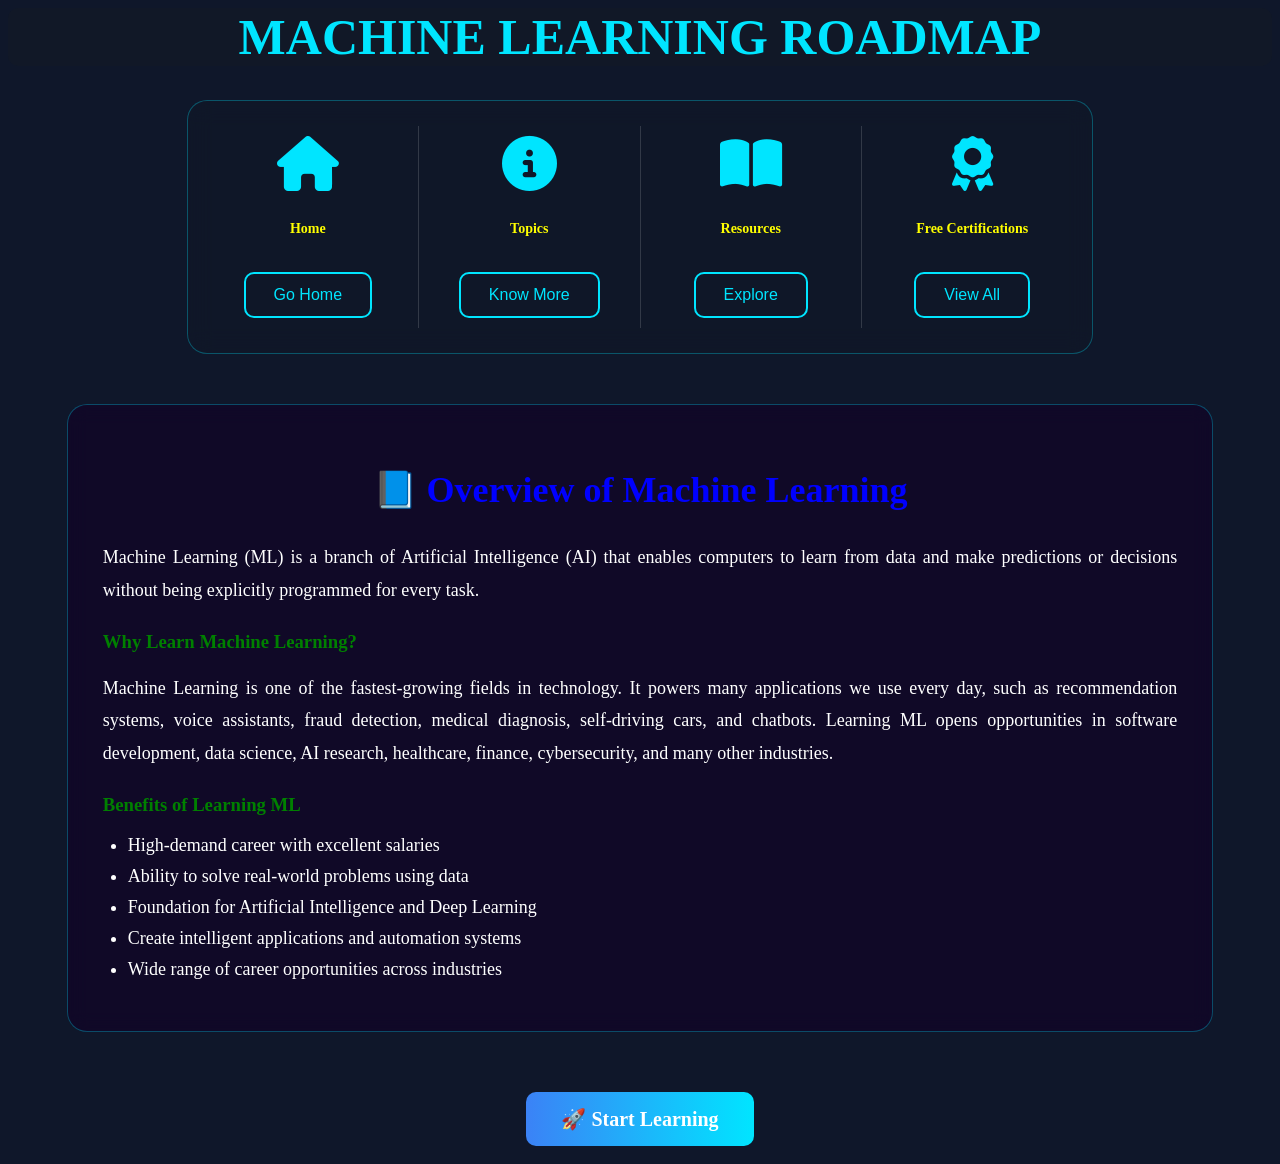
<file: index.html>
<html>
<head>
<title>ML ENGINEER</title>
<link rel="stylesheet" href="01-color1.css"> 
<link rel="stylesheet" href="https://cdnjs.cloudflare.com/ajax/libs/font-awesome/6.6.0/css/all.min.css">
</head>
<body>
<div class="container">
<h1><b>MACHINE LEARNING ROADMAP</b></h1>
</div>
<div class="nav-box">
    <div class="menu">
        <i class="fa-solid fa-house"></i>
        <h3>Home</h3>
		<a href="index.html" target="_blank">
        <button>Go Home</button>
		</a>
    </div>
    <div class="menu">
        <i class="fa-solid fa-circle-info"></i>
        <h3>Topics</h3>
		<a href="03-topics.html" target="_blank">
        <button>Know More</button></a>
    </div>
    <div class="menu">
        <i class="fa-solid fa-book-open"></i>
        <h3>Resources</h3>
		<a href="04-resources.html" target="_blank">
        <button>Explore</button>
		</a>
    </div>
    <div class="menu">
        <i class="fa-solid fa-award"></i>
        <h3>Free Certifications</h3>
		<a href="05-certifications.html" target="_blank">
        <button>View All</button></a>
    </div>
</div>
<div class="overview">
    <h2>📘 Overview of Machine Learning</h2>
    <p>
        Machine Learning (ML) is a branch of Artificial Intelligence (AI) that enables
        computers to learn from data and make predictions or decisions without being
        explicitly programmed for every task.
    </p>
    <h3>Why Learn Machine Learning?</h3>
    <p>
        Machine Learning is one of the fastest-growing fields in technology. It powers
        many applications we use every day, such as recommendation systems, voice
        assistants, fraud detection, medical diagnosis, self-driving cars, and chatbots.
        Learning ML opens opportunities in software development, data science, AI
        research, healthcare, finance, cybersecurity, and many other industries.
    </p>
    <h3>Benefits of Learning ML</h3>
    <ul>
        <li>High-demand career with excellent salaries</li>
        <li>Ability to solve real-world problems using data</li>
        <li>Foundation for Artificial Intelligence and Deep Learning</li>
        <li>Create intelligent applications and automation systems</li>
        <li>Wide range of career opportunities across industries</li>
    </ul>
</div>
<div class="buttons">
    <a href="03-topics.html" class="btn" target="_blank">🚀 Start Learning</a>
</div>
</body>
</html>
</file>
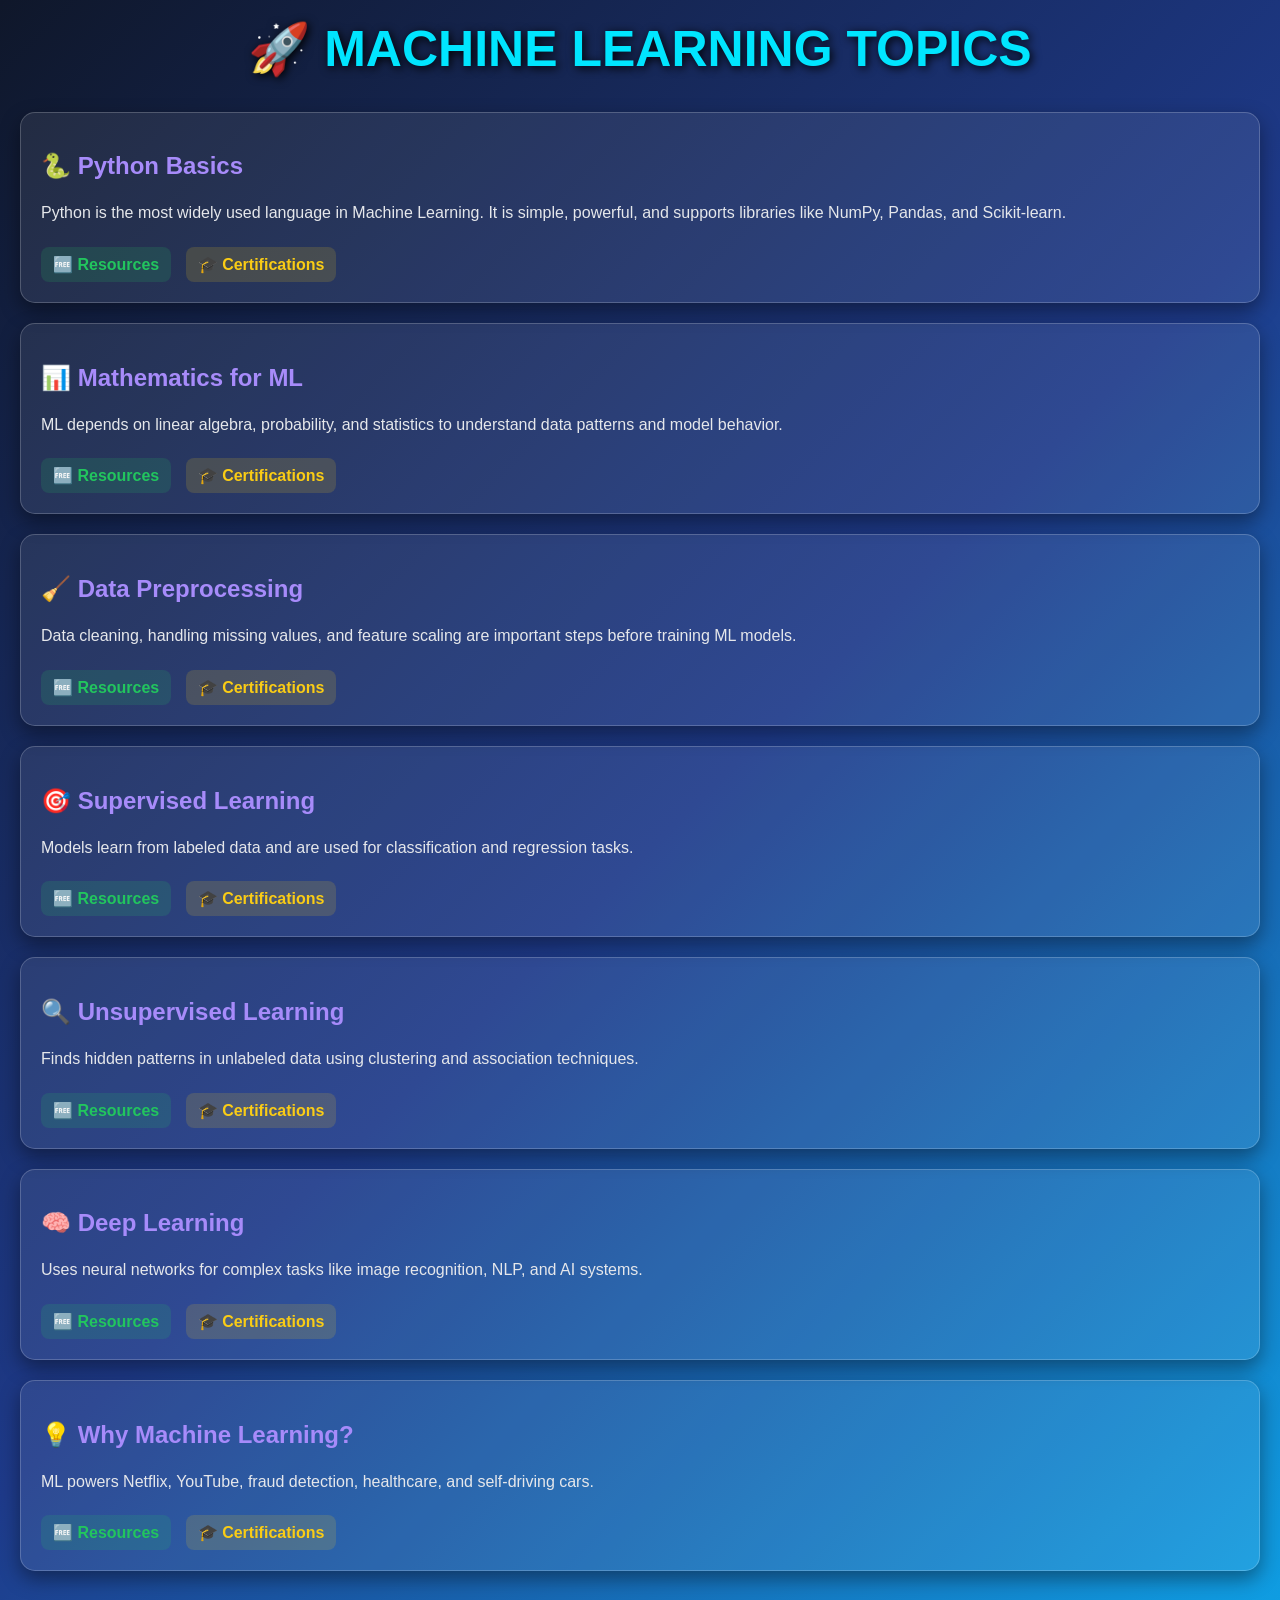
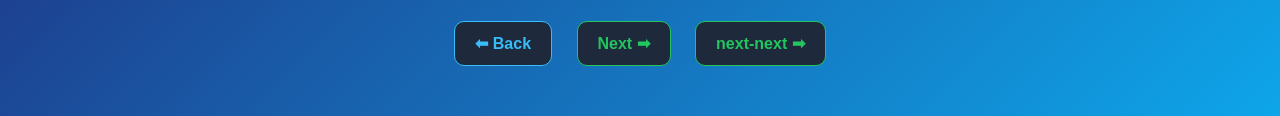
<file: 03-topics.html>
<!DOCTYPE html>
<html lang="en">
<head>
<meta charset="UTF-8">
<title>ML Topics</title>
<style>
body {
    margin: 0;
    font-family: 'Segoe UI', sans-serif;
    background: linear-gradient(135deg, #0f172a, #1e3a8a, #0ea5e9);
    color: white;
}
h1 {
    text-align: center;
    font-size: 50px;
    color: #00e5ff;
    margin-top: 20px;
    text-shadow: 2px 2px 10px black;
}

.topic {
    margin: 20px;
    padding: 20px;
    background: rgba(255,255,255,0.08);
    border-radius: 15px;
    border: 1px solid rgba(255,255,255,0.2);
    box-shadow: 0 8px 20px rgba(0,0,0,0.4);
    transition: 0.3s;
}
.topic:hover {
    transform: translateY(-5px);
    border: 1px solid #38bdf8;
}
.topic h2 {
    color: #a78bfa;
}
a {
    display: inline-block;
    margin: 5px 10px 0 0;
    padding: 8px 12px;
    border-radius: 8px;
    text-decoration: none;
    font-weight: bold;
    transition: 0.3s;
}
.resource {
    background: rgba(34,197,94,0.15);
    color: #22c55e;
}
.resource:hover {
    background: rgba(34,197,94,0.35);
}
.cert {
    background: rgba(250,204,21,0.15);
    color: #facc15;
}
.cert:hover {
    background: rgba(250,204,21,0.35);
}
p {
    color: #e5e7eb;
    line-height: 1.6;
}
</style>
</head>
<body>
<h1>🚀 MACHINE LEARNING TOPICS</h1>
<div class="topic">
    <h2>🐍 Python Basics</h2>
    <p>
        Python is the most widely used language in Machine Learning. It is simple, powerful, and supports libraries like NumPy, Pandas, and Scikit-learn.
    </p>
    <a class="resource" href="04-resources.html#python" target="_blank">🆓 Resources</a>
    <a class="cert" href="05-certifications.html" target="_blank">🎓 Certifications</a>
</div>
<div class="topic">
    <h2>📊 Mathematics for ML</h2>
    <p>
        ML depends on linear algebra, probability, and statistics to understand data patterns and model behavior.
    </p>
    <a class="resource" href="04-resources.html#math" target="_blank">🆓 Resources</a>
    <a class="cert" href="05-certifications.html" target="_blank">🎓 Certifications</a>
</div>
<div class="topic">
    <h2>🧹 Data Preprocessing</h2>
    <p>
        Data cleaning, handling missing values, and feature scaling are important steps before training ML models.
    </p>
    <a class="resource" href="04-resources.html#preprocessing" target="_blank">🆓 Resources</a>
    <a class="cert" href="05-certifications.html" target="_blank">🎓 Certifications</a>
</div>
<div class="topic">
    <h2>🎯 Supervised Learning</h2>
    <p>
        Models learn from labeled data and are used for classification and regression tasks.
    </p>
    <a class="resource" href="04-resources.html#data" target="_blank">🆓 Resources</a>
    <a class="cert" href="05-certifications.html" target="_blank">🎓 Certifications</a>
</div>
<div class="topic">
    <h2>🔍 Unsupervised Learning</h2>
    <p>
        Finds hidden patterns in unlabeled data using clustering and association techniques.
    </p>
    <a class="resource" href="04-resources.html#data" target="_blank">🆓 Resources</a>
    <a class="cert" href="05-certifications.html" target="_blank">🎓 Certifications</a>
</div>
<div class="topic">
    <h2>🧠 Deep Learning</h2>
    <p>
        Uses neural networks for complex tasks like image recognition, NLP, and AI systems.
    </p>
    <a class="resource" href="04-resources.html#dl" target="_blank">🆓 Resources</a>
    <a class="cert" href="05-certifications.html#dl" target="_blank">🎓 Certifications</a>
</div>
<div class="topic">
    <h2>💡 Why Machine Learning?</h2>
    <p>
        ML powers Netflix, YouTube, fraud detection, healthcare, and self-driving cars.
    </p>
    <a class="resource" href="04-resources.html#ML" target="_blank">🆓 Resources</a>
    <a class="cert" href="05-certifications.html" target="_blank">🎓 Certifications</a>
</div>
<div style="text-align:center; margin: 40px 0;">
    <a href="index.html"
       style="
       background:#1e293b;
       color:#38bdf8;
       padding:12px 20px;
       margin:10px;
       border-radius:10px;
       text-decoration:none;
       display:inline-block;
       font-weight:bold;
       transition:0.3s;
       border:1px solid #38bdf8;" target="_blank">
       ⬅ Back
    </a>
    <a href="04-resources.html"
       style="
       background:#1e293b;
       color:#22c55e;
       padding:12px 20px;
       margin:10px;
       border-radius:10px;
       text-decoration:none;
       display:inline-block;
       font-weight:bold;
       transition:0.3s;
       border:1px solid #22c55e;" target="_blank">
       Next ➡
    </a>
<a href="05-certifications.html"
       style="
       background:#1e293b;
       color:#22c55e;
       padding:12px 20px;
       margin:10px;
       border-radius:10px;
       text-decoration:none;
       display:inline-block;
       font-weight:bold;
       transition:0.3s;
       border:1px solid #22c55e;" target="_blank">
       next-next ➡
    </a>
</div>
</body>
</html>
</file>
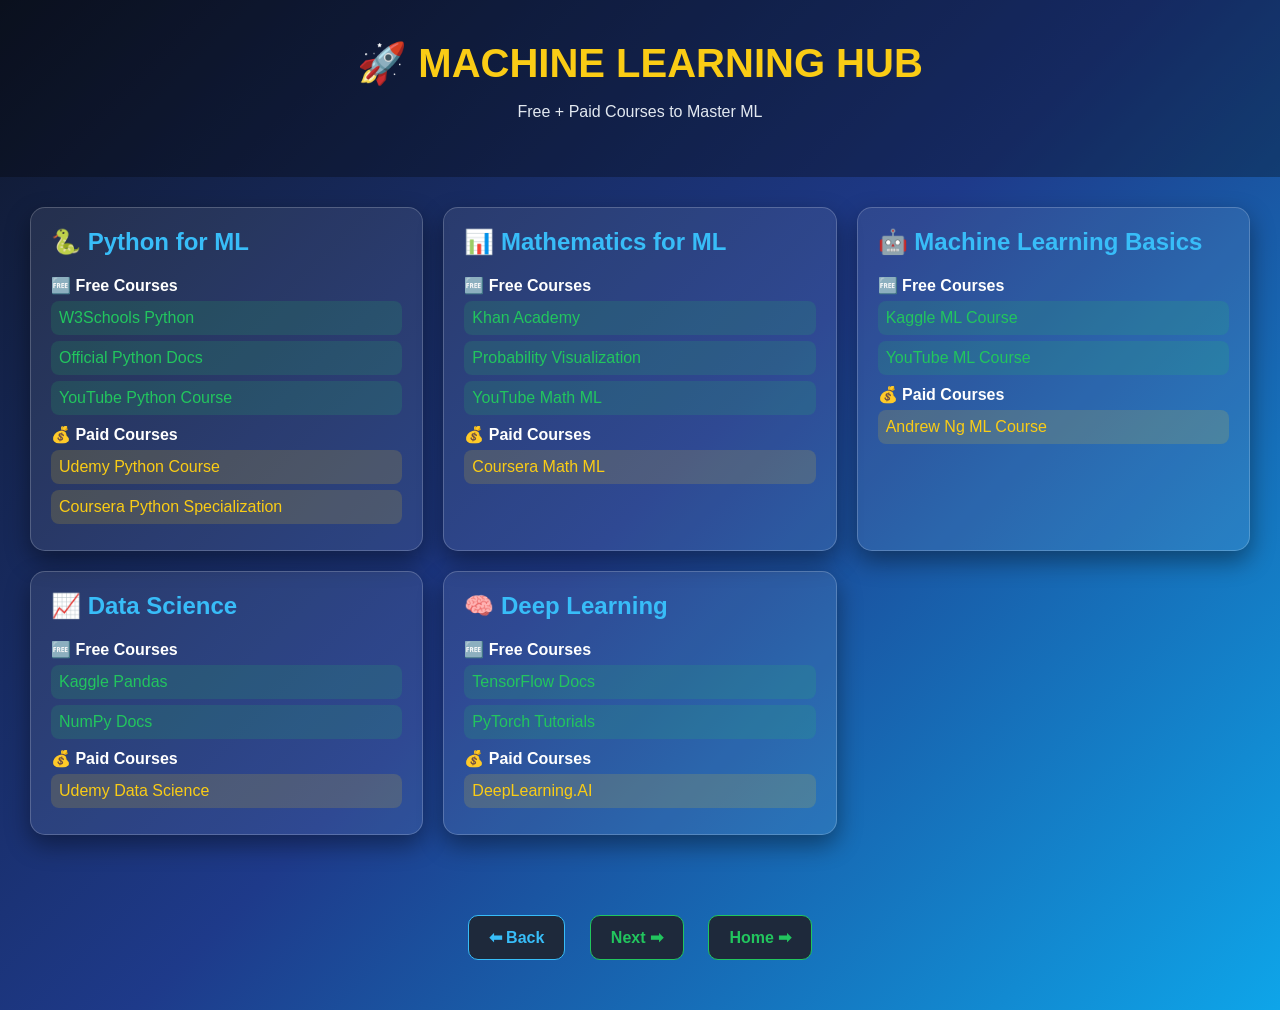
<file: 04-resources.html>
<!DOCTYPE html>
<html lang="en">
<head>
<meta charset="UTF-8">
<title>ML Learning Hub</title>
<style>
    body {
        margin: 0;
        font-family: 'Segoe UI', sans-serif;
        background: linear-gradient(135deg, #0f172a, #1e3a8a, #0ea5e9);
        color: white;
    }
    header {
        text-align: center;
        padding: 40px 20px;
        background: rgba(0,0,0,0.3);
    }
    header h1 {
        font-size: 40px;
        margin: 0;
        color: #facc15;
    }
    header p {
        color: #e2e8f0;
    }
    .container {
        display: grid;
        grid-template-columns: repeat(auto-fit, minmax(300px, 1fr));
        gap: 20px;
        padding: 30px;
    }
    .card {
        background: rgba(255,255,255,0.08);
        border-radius: 15px;
        padding: 20px;
        border: 1px solid rgba(255,255,255,0.2);
        box-shadow: 0 10px 25px rgba(0,0,0,0.4);
        transition: 0.3s;
    }
    .card:hover {
        transform: translateY(-8px);
        border: 1px solid #38bdf8;
    }
    .card h2 {
        margin-top: 0;
        color: #38bdf8;
    }
    .section-title {
        margin-top: 10px;
        font-weight: bold;
    }
    a {
        text-decoration: none;
        display: block;
        margin: 6px 0;
        padding: 8px;
        border-radius: 8px;
        transition: 0.3s;
    }
    .free a {
        background: rgba(34,197,94,0.15);
        color: #22c55e;
    }
    .free a:hover {
        background: rgba(34,197,94,0.35);
    }
    .paid a {
        background: rgba(250,204,21,0.15);
        color: #facc15;
    }
    .paid a:hover {
        background: rgba(250,204,21,0.35);
    }
</style>
</head>
<body>
<header>
    <h1>🚀 MACHINE LEARNING HUB</h1>
    <p>Free + Paid Courses to Master ML</p>
</header>
<div class="container">
    <div class="card" id="python">
        <h2>🐍 Python for ML</h2>

        <div class="section-title">🆓 Free Courses</div>
        <div class="free">
            <a href="https://www.w3schools.com/python/" target="_blank">W3Schools Python</a>
            <a href="https://docs.python.org/3/tutorial/" target="_blank">Official Python Docs</a>
            <a href="https://www.youtube.com/results?search_query=python+for+beginners" target="_blank">YouTube Python Course</a>
        </div>
        <div class="section-title">💰 Paid Courses</div>
        <div class="paid">
            <a href="https://www.udemy.com/topic/python/" target="_blank">Udemy Python Course</a>
            <a href="https://www.coursera.org/specializations/python" target="_blank">Coursera Python Specialization</a>
        </div>
    </div>
    <div class="card" id="math">
        <h2>📊 Mathematics for ML</h2>
        <div class="section-title">🆓 Free Courses</div>
        <div class="free">
            <a href="https://www.khanacademy.org/math" target="_blank">Khan Academy</a>
            <a href="https://seeing-theory.brown.edu/" target="_blank">Probability Visualization</a>
            <a href="https://www.youtube.com/results?search_query=math+for+machine+learning"target="_blank">YouTube Math ML</a>
        </div>
        <div class="section-title">💰 Paid Courses</div>
        <div class="paid">
            <a href="https://www.coursera.org/specializations/mathematics-machine-learning" target="_blank">Coursera Math ML</a>
        </div>
    </div>
    <div class="card" id="ML">
        <h2>🤖 Machine Learning Basics</h2>
        <div class="section-title">🆓 Free Courses</div>
        <div class="free">
            <a href="https://www.kaggle.com/learn/machine-learning" target="_blank">Kaggle ML Course</a>
            <a href="https://www.youtube.com/results?search_query=machine+learning+full+course" target="_blank">YouTube ML Course</a>
        </div>
        <div class="section-title">💰 Paid Courses</div>
        <div class="paid">
            <a href="https://www.coursera.org/learn/machine-learning" target="_blank">Andrew Ng ML Course</a>
        </div>
    </div>
    <div class="card" id="data">
        <h2>📈 Data Science</h2>
        <div class="section-title">🆓 Free Courses</div>
        <div class="free">
            <a href="https://www.kaggle.com/learn/pandas" target="_blank">Kaggle Pandas</a>
            <a href="https://numpy.org/learn/" target="_blank">NumPy Docs</a>
        </div>
        <div class="section-title">💰 Paid Courses</div>
        <div class="paid">
            <a href="https://www.udemy.com/topic/data-science/" target="_blank">Udemy Data Science</a>
        </div>
    </div>
    <div class="card" id="dl">
        <h2>🧠 Deep Learning</h2>
        <div class="section-title">🆓 Free Courses</div>
        <div class="free">
            <a href="https://www.tensorflow.org/learn" target="_blank">TensorFlow Docs</a>
            <a href="https://pytorch.org/tutorials/" target="_blank">PyTorch Tutorials</a>
        </div>
        <div class="section-title">💰 Paid Courses</div>
        <div class="paid">
            <a href="https://www.deeplearning.ai/" target="_blank">DeepLearning.AI</a>
        </div>
    </div>
</div>
<div style="text-align:center; margin: 40px 0;">
    <a href="03-topics.html"
       style="
       background:#1e293b;
       color:#38bdf8;
       padding:12px 20px;
       margin:10px;
       border-radius:10px;
       text-decoration:none;
       display:inline-block;
       font-weight:bold;
       transition:0.3s;
       border:1px solid #38bdf8;" target="_blank">
       ⬅ Back
    </a>
    <a href="05-certifications.html"
       style="
       background:#1e293b;
       color:#22c55e;
       padding:12px 20px;
       margin:10px;
       border-radius:10px;
       text-decoration:none;
       display:inline-block;
       font-weight:bold;
       transition:0.3s;
       border:1px solid #22c55e;" target="_blank">
       Next ➡
    </a>
	<a href="index.html"
       style="
       background:#1e293b;
       color:#22c55e;
       padding:12px 20px;
       margin:10px;
       border-radius:10px;
       text-decoration:none;
       display:inline-block;
       font-weight:bold;
       transition:0.3s;
       border:1px solid #22c55e;" target="_blank">
       Home ➡
    </a>
	</div>
</body>
</html>
</file>
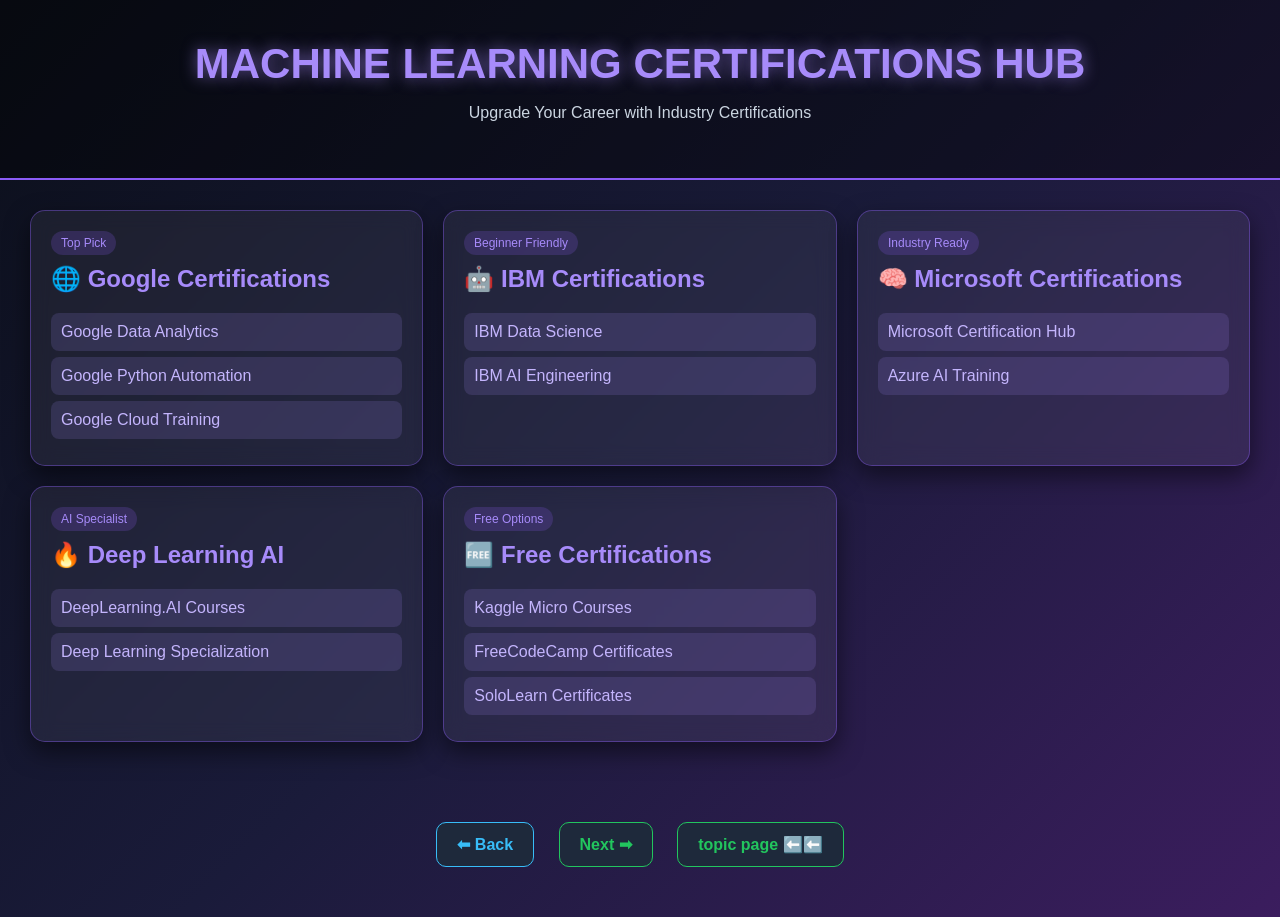
<file: 05-certifications.html>
<!DOCTYPE html>
<html lang="en">
<head>
<meta charset="UTF-8">
<title>ML Certifications Hub</title>
<style>
    body {
        margin: 0;
        font-family: 'Segoe UI', sans-serif;
        background: linear-gradient(135deg, #0b0f1a, #1a1b3a, #3b1d5e);
        color: white;
    }
    header {
        text-align: center;
        padding: 40px 20px;
        background: rgba(0,0,0,0.4);
        border-bottom: 2px solid #8b5cf6;
    }
    header h1 {
        font-size: 42px;
        margin: 0;
        color: #a78bfa;
        text-shadow: 0 0 15px rgba(167,139,250,0.6);
    }
    header p {
        color: #cbd5e1;
    }
    .container {
        display: grid;
        grid-template-columns: repeat(auto-fit, minmax(320px, 1fr));
        gap: 20px;
        padding: 30px;
    }
    .card {
        background: rgba(255,255,255,0.06);
        border-radius: 15px;
        padding: 20px;
        border: 1px solid rgba(139,92,246,0.4);
        box-shadow: 0 10px 25px rgba(0,0,0,0.5);
        transition: 0.3s;
        backdrop-filter: blur(10px);
    }
    .card:hover {
        transform: translateY(-8px);
        border: 1px solid #a78bfa;
        box-shadow: 0 0 20px rgba(167,139,250,0.4);
    }
    .card h2 {
        color: #a78bfa;
        margin-top: 0;
    }
    .tag {
        display: inline-block;
        padding: 5px 10px;
        margin-bottom: 10px;
        border-radius: 20px;
        font-size: 12px;
        background: rgba(139,92,246,0.2);
        color: #a78bfa;
    }
    a {
        text-decoration: none;
        display: block;
        margin: 6px 0;
        padding: 10px;
        border-radius: 8px;
        transition: 0.3s;
        background: rgba(167,139,250,0.15);
        color: #c4b5fd;
    }
    a:hover {
        background: rgba(167,139,250,0.35);
        transform: translateX(5px);
    }
</style>
</head>
<body>
<header>
    <h1> MACHINE LEARNING CERTIFICATIONS HUB</h1>
    <p>Upgrade Your Career with Industry Certifications</p>
</header>
<div class="container">
    <div class="card">
        <div class="tag">Top Pick</div>
        <h2>🌐 Google Certifications</h2>
        <a href="https://www.coursera.org/professional-certificates/google-data-analytics" target="_blank">Google Data Analytics</a>
        <a href="https://www.coursera.org/professional-certificates/google-it-automation" target="_blank">Google Python Automation</a>
        <a href="https://cloud.google.com/training" target="_blank">Google Cloud Training</a>
    </div>
    <div class="card">
        <div class="tag">Beginner Friendly</div>
        <h2>🤖 IBM Certifications</h2>
        <a href="https://www.coursera.org/professional-certificates/ibm-data-science" target="_blank">IBM Data Science</a>
        <a href="https://www.coursera.org/professional-certificates/ai-engineer" target="_blank">IBM AI Engineering</a>
    </div>
    <div class="card">
        <div class="tag">Industry Ready</div>
        <h2>🧠 Microsoft Certifications</h2>
        <a href="https://learn.microsoft.com/en-us/certifications/" target="_blank">Microsoft Certification Hub</a>
        <a href="https://learn.microsoft.com/en-us/training/azure/" target="_blank">Azure AI Training</a>
    </div>
    <div class="card">
        <div class="tag">AI Specialist</div>
        <h2>🔥 Deep Learning AI</h2>
        <a href="https://www.deeplearning.ai/courses/" target="_blank">DeepLearning.AI Courses</a>
        <a href="https://www.coursera.org/specializations/deep-learning"target="_blank">Deep Learning Specialization</a>
    </div>

    <div class="card">
        <div class="tag">Free Options</div>
        <h2>🆓 Free Certifications</h2>
        <a href="https://www.kaggle.com/learn" target="_blank">Kaggle Micro Courses</a>
        <a href="https://www.freecodecamp.org/learn/" target="_blank">FreeCodeCamp Certificates</a>
        <a href="https://www.sololearn.com/" target="_blank">SoloLearn Certificates</a>
    </div>

</div>
<div style="text-align:center; margin: 40px 0;">
    <a href="04-resources.html"
       style="
       background:#1e293b;
       color:#38bdf8;
       padding:12px 20px;
       margin:10px;
       border-radius:10px;
       text-decoration:none;
       display:inline-block;
       font-weight:bold;
       transition:0.3s;
       border:1px solid #38bdf8;" target="_blank">
       ⬅ Back
    </a>
    <a href="index.html"
       style="
       background:#1e293b;
       color:#22c55e;
       padding:12px 20px;
       margin:10px;
       border-radius:10px;
       text-decoration:none;
       display:inline-block;
       font-weight:bold;
       transition:0.3s;
       border:1px solid #22c55e;" target="_blank">
       Next ➡
    </a>
    <a href="03-topics.html"
       style="
       background:#1e293b;
       color:#22c55e;
       padding:12px 20px;
       margin:10px;
       border-radius:10px;
       text-decoration:none;
       display:inline-block;
       font-weight:bold;
       transition:0.3s;
       border:1px solid #22c55e;" target="_blank">
       topic page ⬅️⬅️
    </a>
</div>
</body>
</html>
</file>
<file: 01-color1.css>
body{
    background:#0F172A;
}
.container{
    background:#111827;
    border-radius:10px;
}
h1{
    color:#00E5FF;
    font-size:50px;
    font-weight:bold;
	text-align:center;
}
h2{
	color:red;
	font-size:30px;
}
.nav-box{
    width:70%;
    margin:10px auto;
    display:flex;
    justify-content:space-around;
    align-items:center;

    background:rgba(17,24,39,0.55);
    backdrop-filter:blur(12px);

    border:1px solid rgba(0,229,255,.3);
    border-radius:20px;

    padding:25px 10px;
}
.menu{
    flex:1;
    text-align:center;
    color:white;
    padding:10px;
    border-right:1px solid rgba(255,255,255,.15);
}
.menu:last-child{
    border-right:none;
}
.menu i{
    font-size:55px;
    color:#00E5FF;
    margin-bottom:15px;
}
.menu h3{
    color:#ffff00;
    font-size:14px;
    margin:15px 0;
}
.menu button{
    margin-top:20px;
    padding:12px 28px;
    border-radius:10px;
    border:2px solid #00E5FF;
    background:transparent;
    color:#00E5FF;
    font-size:16px;
    cursor:pointer;
    transition:0.3s;
}
.menu button:hover{
    background:#0000FF;
    color:pink;
    transform:scale(1.05);
}

.menu i:hover{
    transform:scale(1.15);
    transition:.3s;
	color:orange;
}
.overview{
    width:85%;
    margin:50px auto;
    padding:35px;

    background:rgba(17,00,39,0.6);
    backdrop-filter:blur(10px);

    border-radius:20px;
    border:1px solid rgba(0,229,255,.3);

    color:#E208F0;
}
.overview h2{
    color:#0000FF;
    text-align:center;
    font-size:36px;
}

.overview h3{
    color:green;
    margin-top:25px;
}

.overview p{
    line-height:1.8;
    font-size:18px;
    text-align:justify;
	color:white;
}

.overview ul{
    padding-left:25px;
	color:white;
}

.overview li{
    margin:10px 0;
    font-size:18px;
}
.buttons{
    text-align:center;
    margin-top:40px;
}

.btn{
    display:inline-block;
    margin:10px;
    padding:15px 35px;
    text-decoration:none;

    background:linear-gradient(90deg,#3B82F6,#00E5FF);
    color:white;

    border-radius:10px;
    font-size:20px;
    font-weight:bold;

    transition:.3s;
}

.btn:hover{
    transform:translateY(-5px);
    box-shadow:0 0 20px #00E5FF;
}
</file>
